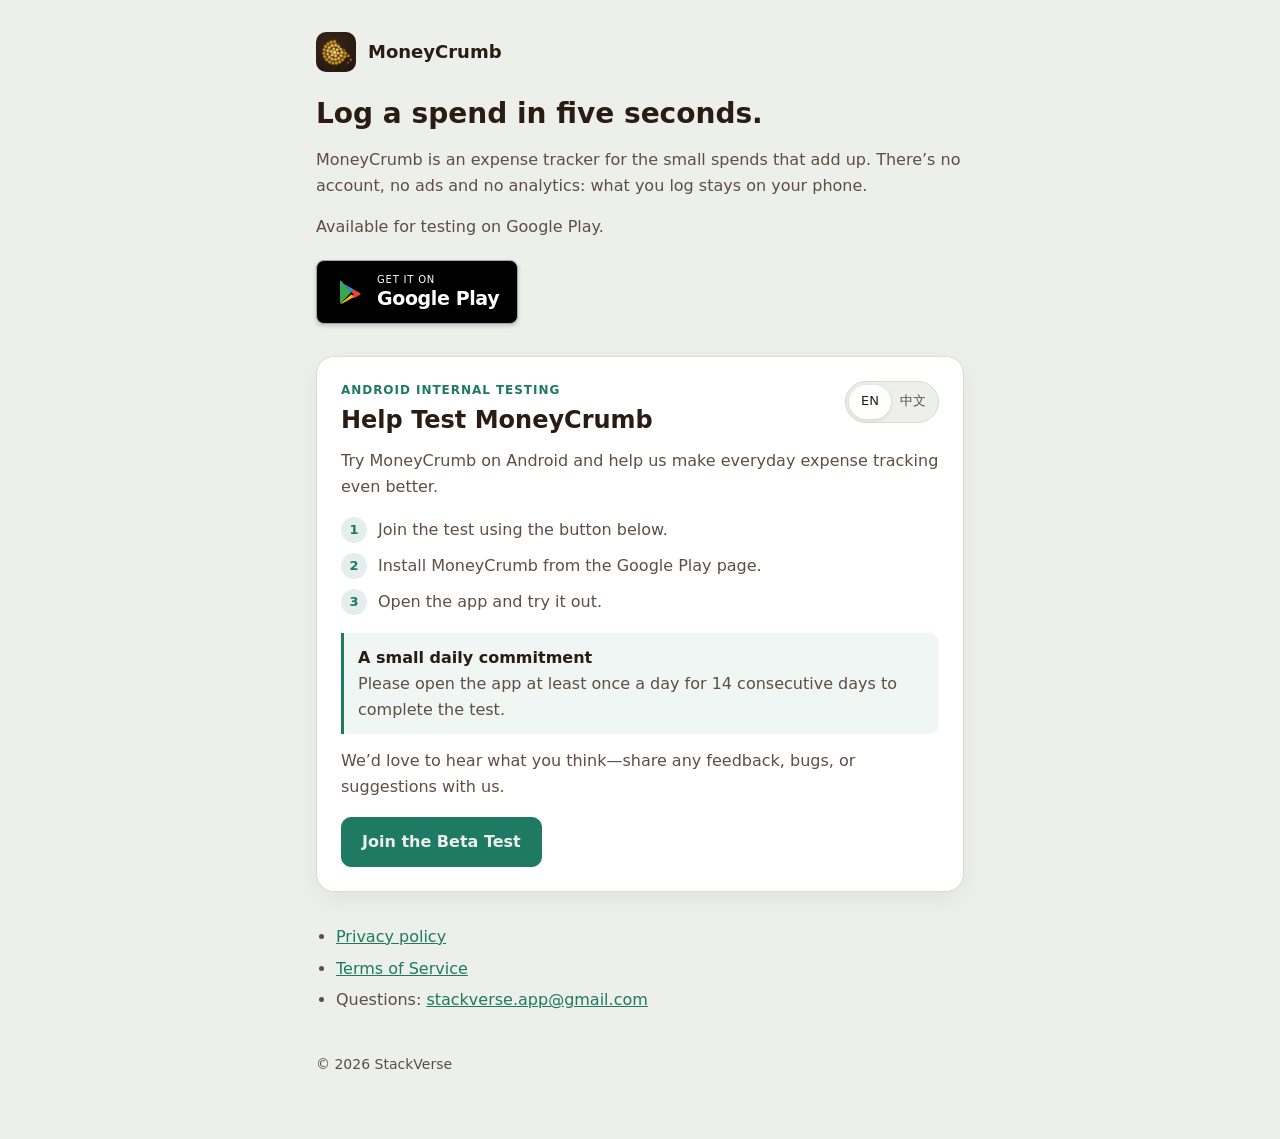
<file: index.html>
<!doctype html>
<html lang="en">
<head>
  <meta charset="utf-8">
  <meta name="viewport" content="width=device-width, initial-scale=1">
  <title>MoneyCrumb</title>
  <meta name="description" content="MoneyCrumb: log a spend in five seconds. Everything stays on your phone.">
  <link rel="icon" href="favicon.png">
  <link rel="stylesheet" href="style.css">
</head>
<body>
  <main>
    <header>
      <img src="favicon.png" alt="">
      <a href="./">MoneyCrumb</a>
    </header>
    <h1>Log a spend in five seconds.</h1>
    <p>MoneyCrumb is an expense tracker for the small spends that add up. There’s no account, no ads and no analytics: what you log stays on your phone.</p>
    <p>Available for testing on Google Play.</p>

    <div class="button-row">
      <a class="google-play-badge" href="https://play.google.com/store/apps/details?id=com.stackverse.moneycrumb" aria-label="Get MoneyCrumb on Google Play">
        <svg class="play-icon" viewBox="0 0 24 24" aria-hidden="true" focusable="false">
          <path d="M4.5 2.8c-.3.3-.5.8-.5 1.4v15.6c0 .6.2 1.1.5 1.4L13.1 12 4.5 2.8Z" fill="#34A853"/>
          <path d="m15.1 14-2-2 2-2 4.8 2.7c.8.5.8 1.1 0 1.6L15.1 17l-2-2 2-1Z" fill="#EA4335"/>
          <path d="M4.5 2.8 13.1 12l2-2-8.5-4.8c-.9-.5-1.6-.7-2.1-.4Z" fill="#4285F4"/>
          <path d="M4.5 21.2c.5.3 1.2.1 2.1-.4l8.5-4.8-2-2-8.6 7.2Z" fill="#FBBC04"/>
        </svg>
        <span class="badge-copy"><span class="badge-eyebrow">GET IT ON</span><span class="badge-title">Google Play</span></span>
      </a>
    </div>

    <section class="beta-card" aria-labelledby="beta-title">
      <div class="beta-heading">
        <div>
          <p class="beta-eyebrow" data-en="ANDROID INTERNAL TESTING" data-zh="安卓内测">ANDROID INTERNAL TESTING</p>
          <h2 id="beta-title" data-en="Help Test MoneyCrumb" data-zh="帮助测试 MoneyCrumb">Help Test MoneyCrumb</h2>
        </div>
        <div class="language-switch" role="group" aria-label="Section language">
          <button type="button" class="language-button is-active" data-language="en" aria-pressed="true">EN</button>
          <button type="button" class="language-button" data-language="zh" aria-pressed="false">中文</button>
        </div>
      </div>
      <p class="beta-intro" data-en="Try MoneyCrumb on Android and help us make everyday expense tracking even better." data-zh="抢先体验 MoneyCrumb 安卓版，帮助我们把日常记账做得更好。">Try MoneyCrumb on Android and help us make everyday expense tracking even better.</p>

      <ol class="beta-steps">
        <li data-en="Join the test using the button below." data-zh="点击下方按钮加入测试。">Join the test using the button below.</li>
        <li data-en="Install MoneyCrumb from the Google Play page." data-zh="在 Google Play 页面安装 MoneyCrumb。">Install MoneyCrumb from the Google Play page.</li>
        <li data-en="Open the app and try it out." data-zh="打开应用并体验各项功能。">Open the app and try it out.</li>
      </ol>

      <p class="beta-notice"><strong data-en="A small daily commitment" data-zh="每日小小的参与">A small daily commitment</strong><br><span data-en="Please open the app at least once a day for 14 consecutive days to complete the test." data-zh="请连续 14 天每天至少打开应用一次，以完成本次测试。">Please open the app at least once a day for 14 consecutive days to complete the test.</span></p>
      <p class="beta-feedback" data-en="We’d love to hear what you think—share any feedback, bugs, or suggestions with us." data-zh="欢迎告诉我们你的想法，也请随时分享反馈、问题或建议。">We’d love to hear what you think—share any feedback, bugs, or suggestions with us.</p>
      <a class="beta-cta" href="https://play.google.com/apps/testing/com.stackverse.moneycrumb" target="_blank" rel="noopener noreferrer" data-en="Join the Beta Test" data-zh="加入内测">Join the Beta Test</a>
    </section>

    <ul>
      <li><a href="privacy.html">Privacy policy</a></li>
      <li><a href="terms">Terms of Service</a></li>
      <li>Questions: <a href="mailto:stackverse.app@gmail.com">stackverse.app@gmail.com</a></li>
    </ul>
    <footer>© 2026 StackVerse</footer>
  </main>
  <script>
    const languageButtons = document.querySelectorAll('.language-button');
    const localizedElements = document.querySelectorAll('[data-en][data-zh]');

    languageButtons.forEach((button) => {
      button.addEventListener('click', () => {
        const language = button.dataset.language;
        localizedElements.forEach((element) => {
          element.textContent = element.dataset[language];
        });
        languageButtons.forEach((item) => {
          const isActive = item === button;
          item.classList.toggle('is-active', isActive);
          item.setAttribute('aria-pressed', String(isActive));
        });
        document.documentElement.lang = language === 'zh' ? 'zh-Hans' : 'en';
      });
    });
  </script>
</body>
</html>
</file>
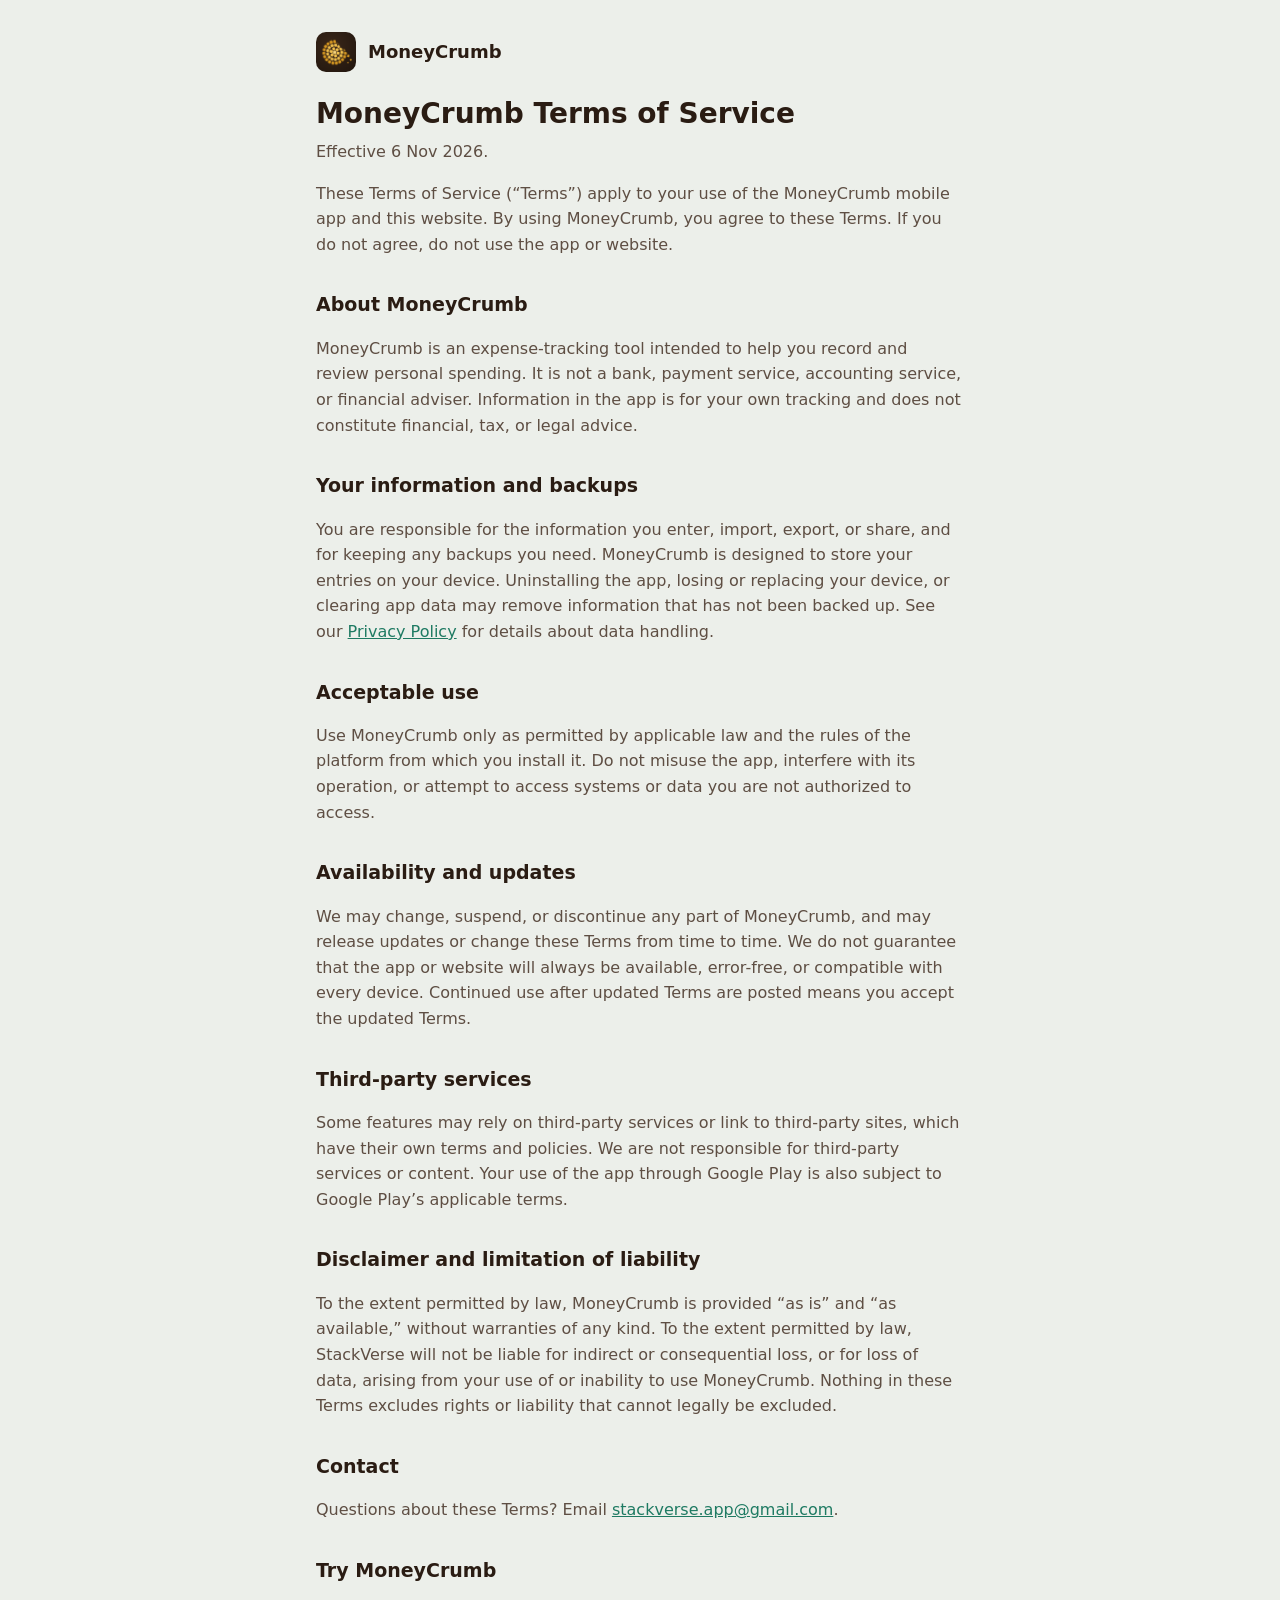
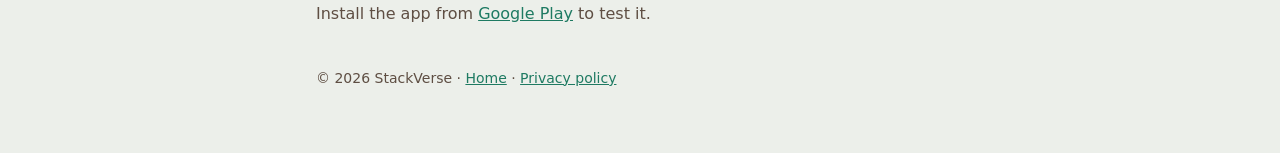
<file: terms/index.html>
<!doctype html>
<html lang="en">
<head>
  <meta charset="utf-8">
  <meta name="viewport" content="width=device-width, initial-scale=1">
  <title>MoneyCrumb Terms of Service</title>
  <meta name="description" content="Terms for using the MoneyCrumb expense-tracking app and website.">
  <link rel="icon" href="../favicon.png">
  <link rel="stylesheet" href="../style.css">
</head>
<body>
  <main>
    <header>
      <img src="../favicon.png" alt="">
      <a href="../">MoneyCrumb</a>
    </header>
    <h1>MoneyCrumb Terms of Service</h1>
    <p class="meta">Effective 6 Nov 2026.</p>

    <p>These Terms of Service (“Terms”) apply to your use of the MoneyCrumb mobile app and this website. By using MoneyCrumb, you agree to these Terms. If you do not agree, do not use the app or website.</p>

    <h2>About MoneyCrumb</h2>
    <p>MoneyCrumb is an expense-tracking tool intended to help you record and review personal spending. It is not a bank, payment service, accounting service, or financial adviser. Information in the app is for your own tracking and does not constitute financial, tax, or legal advice.</p>

    <h2>Your information and backups</h2>
    <p>You are responsible for the information you enter, import, export, or share, and for keeping any backups you need. MoneyCrumb is designed to store your entries on your device. Uninstalling the app, losing or replacing your device, or clearing app data may remove information that has not been backed up. See our <a href="../privacy.html">Privacy Policy</a> for details about data handling.</p>

    <h2>Acceptable use</h2>
    <p>Use MoneyCrumb only as permitted by applicable law and the rules of the platform from which you install it. Do not misuse the app, interfere with its operation, or attempt to access systems or data you are not authorized to access.</p>

    <h2>Availability and updates</h2>
    <p>We may change, suspend, or discontinue any part of MoneyCrumb, and may release updates or change these Terms from time to time. We do not guarantee that the app or website will always be available, error-free, or compatible with every device. Continued use after updated Terms are posted means you accept the updated Terms.</p>

    <h2>Third-party services</h2>
    <p>Some features may rely on third-party services or link to third-party sites, which have their own terms and policies. We are not responsible for third-party services or content. Your use of the app through Google Play is also subject to Google Play’s applicable terms.</p>

    <h2>Disclaimer and limitation of liability</h2>
    <p>To the extent permitted by law, MoneyCrumb is provided “as is” and “as available,” without warranties of any kind. To the extent permitted by law, StackVerse will not be liable for indirect or consequential loss, or for loss of data, arising from your use of or inability to use MoneyCrumb. Nothing in these Terms excludes rights or liability that cannot legally be excluded.</p>

    <h2>Contact</h2>
    <p>Questions about these Terms? Email <a href="mailto:stackverse.app@gmail.com">stackverse.app@gmail.com</a>.</p>

    <h2>Try MoneyCrumb</h2>
    <p>Install the app from <a href="https://play.google.com/store/apps/details?id=com.stackverse.moneycrumb">Google Play</a> to test it.</p>

    <footer>© 2026 StackVerse · <a href="../">Home</a> · <a href="../privacy.html">Privacy policy</a></footer>
  </main>
</body>
</html>
</file>
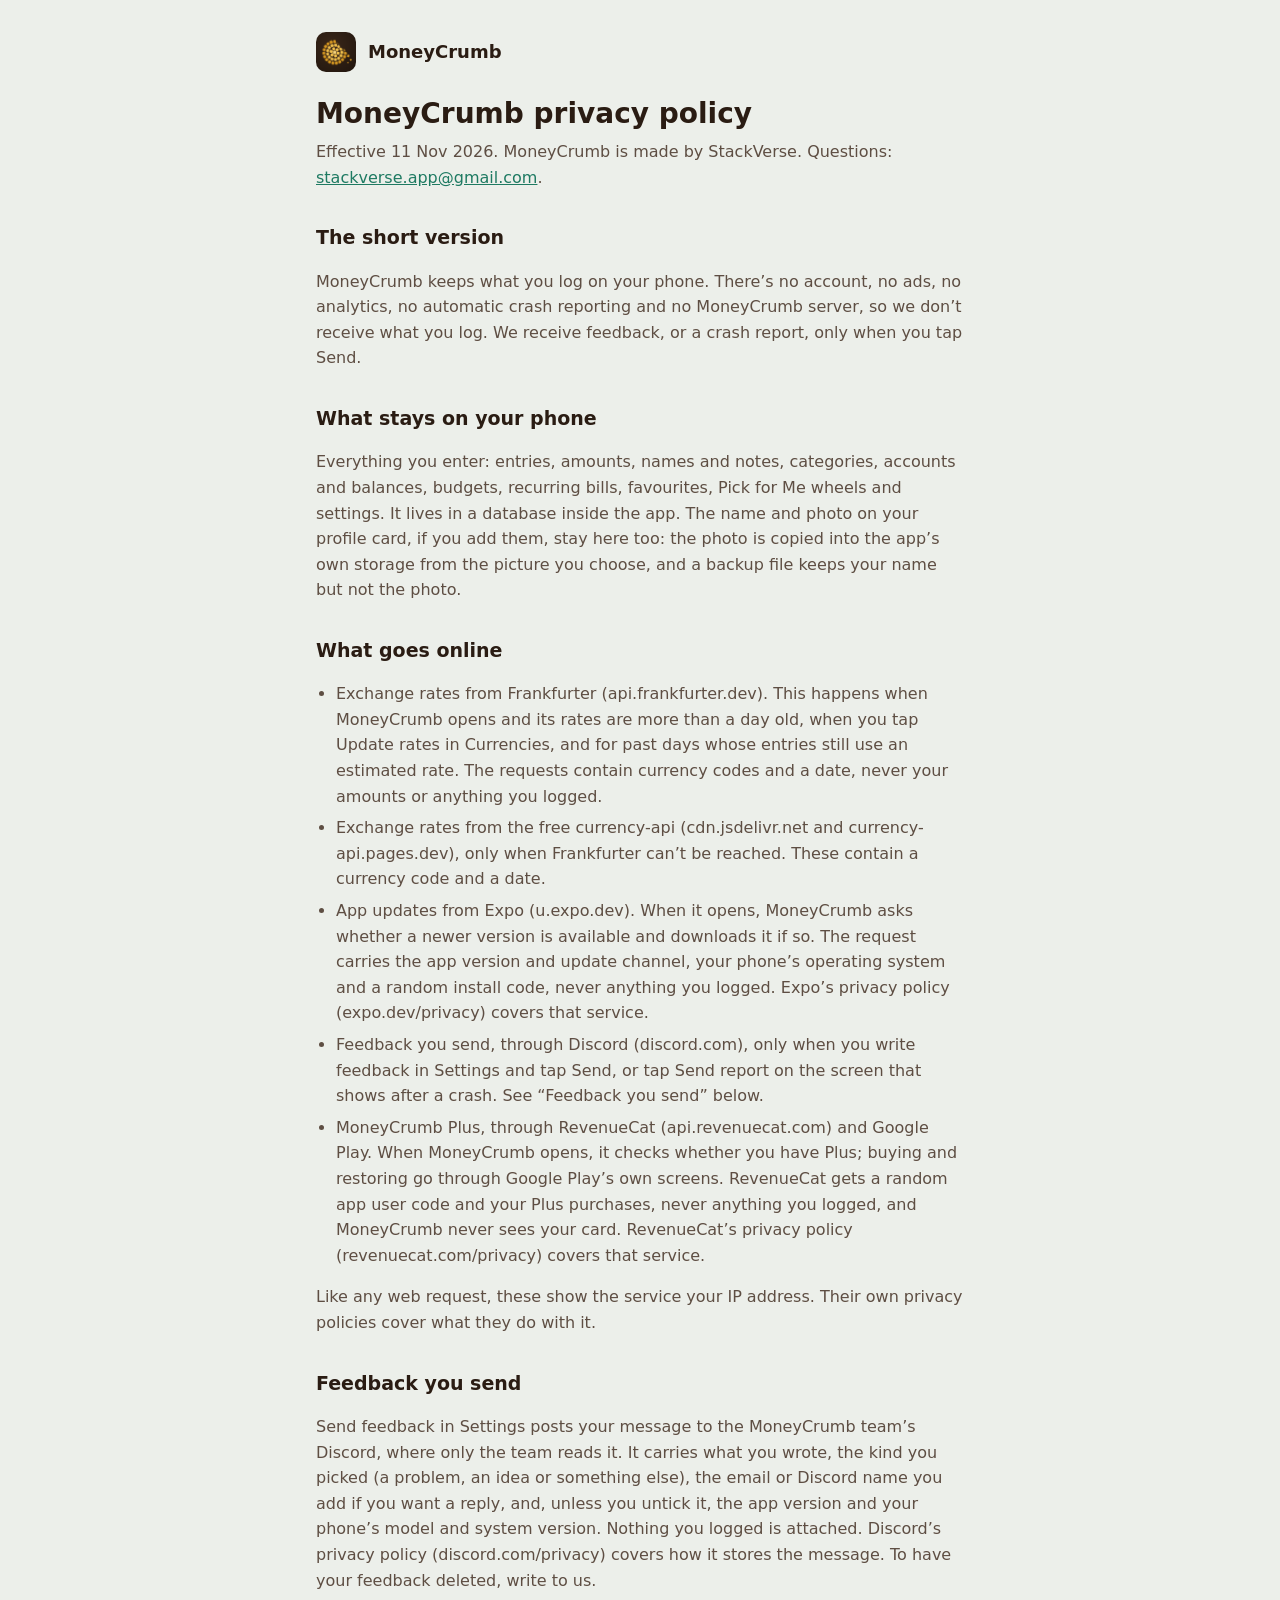
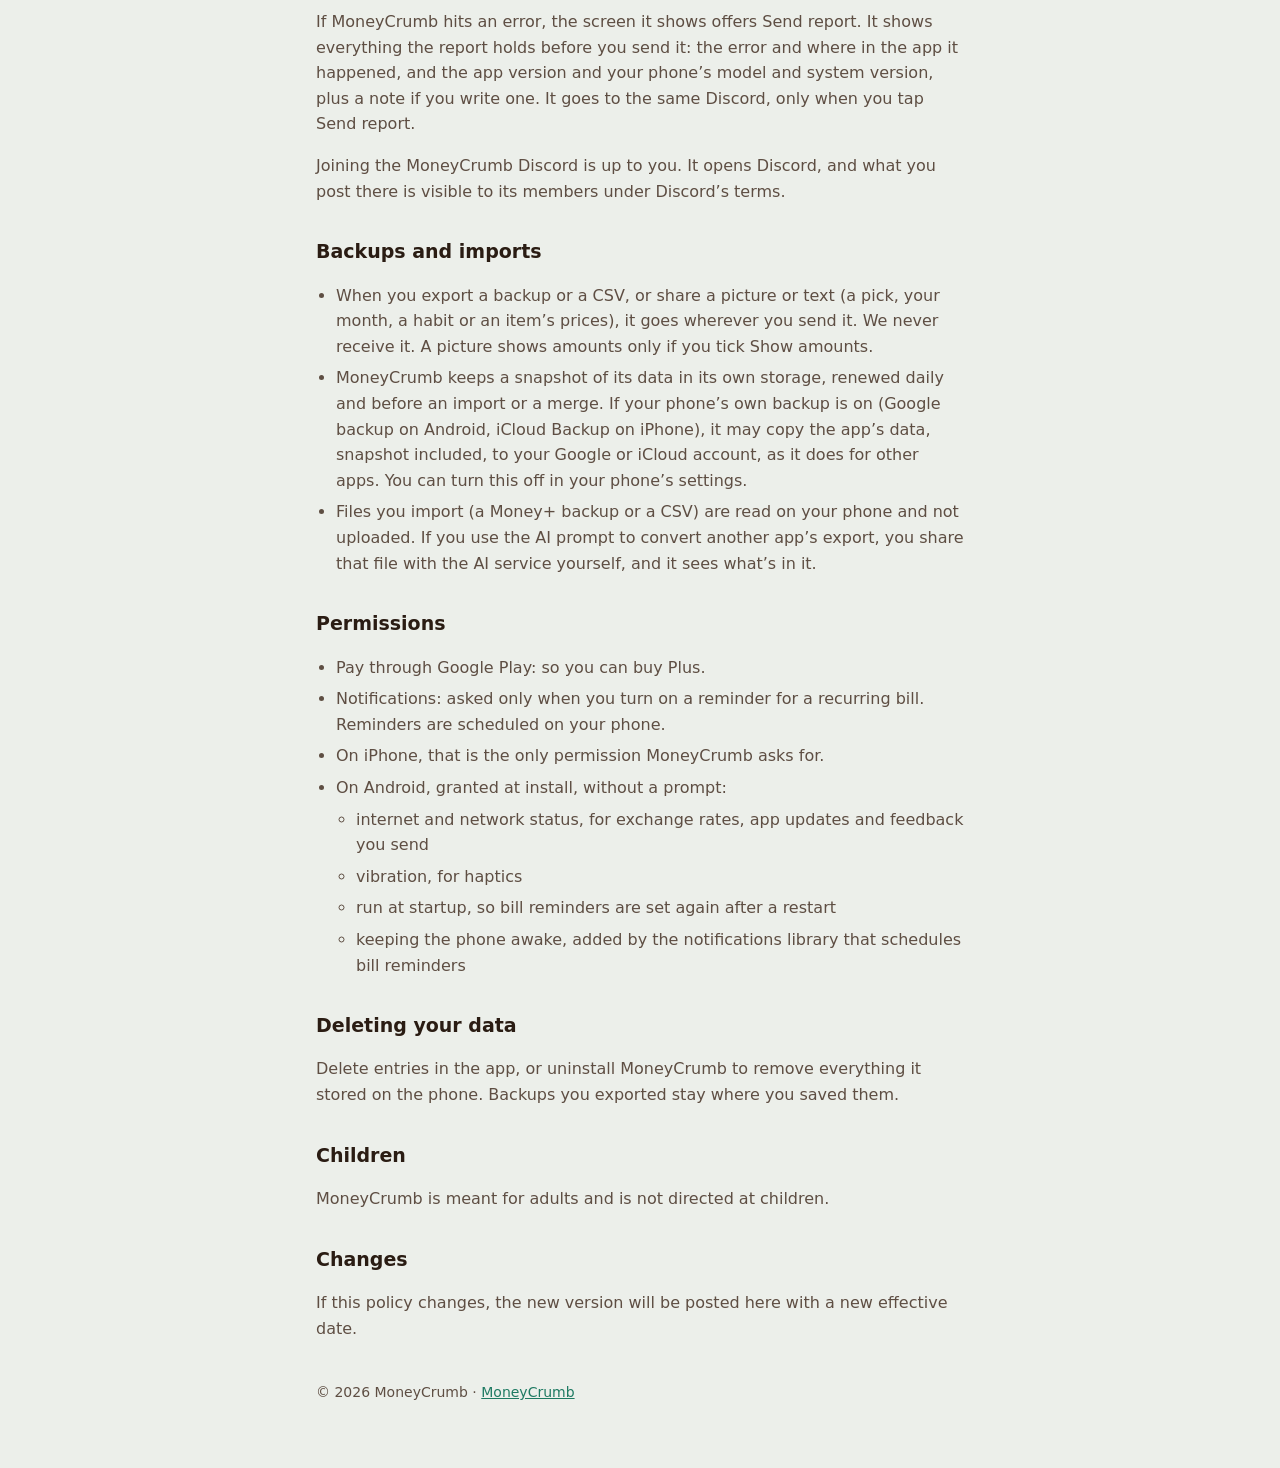
<file: privacy.html>
<!doctype html>
<html lang="en">
<head>
  <meta charset="utf-8">
  <meta name="viewport" content="width=device-width, initial-scale=1">
  <title>MoneyCrumb privacy policy</title>
  <meta name="description" content="How MoneyCrumb handles your data: what stays on your phone, and the few things that go online.">
  <link rel="icon" href="favicon.png">
  <link rel="stylesheet" href="style.css">
</head>
<body>
  <main>
    <header>
      <img src="favicon.png" alt="">
      <a href="./">MoneyCrumb</a>
    </header>
    <h1>MoneyCrumb privacy policy</h1>
    <p class="meta">Effective 11 Nov 2026. MoneyCrumb is made by StackVerse. Questions: <a href="mailto:stackverse.app@gmail.com">stackverse.app@gmail.com</a>.</p>

    <h2>The short version</h2>
    <p>MoneyCrumb keeps what you log on your phone. There’s no account, no ads, no analytics, no automatic crash reporting and no MoneyCrumb server, so we don’t receive what you log. We receive feedback, or a crash report, only when you tap Send.</p>

    <h2>What stays on your phone</h2>
    <p>Everything you enter: entries, amounts, names and notes, categories, accounts and balances, budgets, recurring bills, favourites, Pick for Me wheels and settings. It lives in a database inside the app. The name and photo on your profile card, if you add them, stay here too: the photo is copied into the app’s own storage from the picture you choose, and a backup file keeps your name but not the photo.</p>

    <h2>What goes online</h2>
    <ul>
      <li>Exchange rates from Frankfurter (api.frankfurter.dev). This happens when MoneyCrumb opens and its rates are more than a day old, when you tap Update rates in Currencies, and for past days whose entries still use an estimated rate. The requests contain currency codes and a date, never your amounts or anything you logged.</li>
      <li>Exchange rates from the free currency-api (cdn.jsdelivr.net and currency-api.pages.dev), only when Frankfurter can’t be reached. These contain a currency code and a date.</li>
      <li>App updates from Expo (u.expo.dev). When it opens, MoneyCrumb asks whether a newer version is available and downloads it if so. The request carries the app version and update channel, your phone’s operating system and a random install code, never anything you logged. Expo’s privacy policy (expo.dev/privacy) covers that service.</li>
      <li>Feedback you send, through Discord (discord.com), only when you write feedback in Settings and tap Send, or tap Send report on the screen that shows after a crash. See “Feedback you send” below.</li>
      <li>MoneyCrumb Plus, through RevenueCat (api.revenuecat.com) and Google Play. When MoneyCrumb opens, it checks whether you have Plus; buying and restoring go through Google Play’s own screens. RevenueCat gets a random app user code and your Plus purchases, never anything you logged, and MoneyCrumb never sees your card. RevenueCat’s privacy policy (revenuecat.com/privacy) covers that service.</li>
    </ul>
    <p>Like any web request, these show the service your IP address. Their own privacy policies cover what they do with it.</p>

    <h2>Feedback you send</h2>
    <p>Send feedback in Settings posts your message to the MoneyCrumb team’s Discord, where only the team reads it. It carries what you wrote, the kind you picked (a problem, an idea or something else), the email or Discord name you add if you want a reply, and, unless you untick it, the app version and your phone’s model and system version. Nothing you logged is attached. Discord’s privacy policy (discord.com/privacy) covers how it stores the message. To have your feedback deleted, write to us.</p>
    <p>If MoneyCrumb hits an error, the screen it shows offers Send report. It shows everything the report holds before you send it: the error and where in the app it happened, and the app version and your phone’s model and system version, plus a note if you write one. It goes to the same Discord, only when you tap Send report.</p>
    <p>Joining the MoneyCrumb Discord is up to you. It opens Discord, and what you post there is visible to its members under Discord’s terms.</p>

    <h2>Backups and imports</h2>
    <ul>
      <li>When you export a backup or a CSV, or share a picture or text (a pick, your month, a habit or an item’s prices), it goes wherever you send it. We never receive it. A picture shows amounts only if you tick Show amounts.</li>
      <li>MoneyCrumb keeps a snapshot of its data in its own storage, renewed daily and before an import or a merge. If your phone’s own backup is on (Google backup on Android, iCloud Backup on iPhone), it may copy the app’s data, snapshot included, to your Google or iCloud account, as it does for other apps. You can turn this off in your phone’s settings.</li>
      <li>Files you import (a Money+ backup or a CSV) are read on your phone and not uploaded. If you use the AI prompt to convert another app’s export, you share that file with the AI service yourself, and it sees what’s in it.</li>
    </ul>

    <h2>Permissions</h2>
    <ul>
      <li>Pay through Google Play: so you can buy Plus.</li>
      <li>Notifications: asked only when you turn on a reminder for a recurring bill. Reminders are scheduled on your phone.</li>
      <li>On iPhone, that is the only permission MoneyCrumb asks for.</li>
      <li>On Android, granted at install, without a prompt:
        <ul>
          <li>internet and network status, for exchange rates, app updates and feedback you send</li>
          <li>vibration, for haptics</li>
          <li>run at startup, so bill reminders are set again after a restart</li>
          <li>keeping the phone awake, added by the notifications library that schedules bill reminders</li>
        </ul>
      </li>
    </ul>

    <h2>Deleting your data</h2>
    <p>Delete entries in the app, or uninstall MoneyCrumb to remove everything it stored on the phone. Backups you exported stay where you saved them.</p>

    <h2>Children</h2>
    <p>MoneyCrumb is meant for adults and is not directed at children.</p>

    <h2>Changes</h2>
    <p>If this policy changes, the new version will be posted here with a new effective date.</p>

    <footer>© 2026 MoneyCrumb · <a href="./">MoneyCrumb</a></footer>
  </main>
</body>
</html>
</file>
<file: style.css>
:root {
  --page: #ecefea;
  --card: #ffffff;
  --border: #d9dbd3;
  --ink: #2a1c13;
  --sub: #5e4e43;
  --accent: #1e7a62;
  color-scheme: light;
}
@media (prefers-color-scheme: dark) {
  :root {
    --page: #110c22;
    --card: #1a1433;
    --border: #2e2552;
    --ink: #f6f2ff;
    --sub: #b7aed8;
    --accent: #fff0c2;
    color-scheme: dark;
  }
}
* { box-sizing: border-box; }
body {
  margin: 0;
  background: var(--page);
  color: var(--ink);
  font: 16px/1.6 system-ui, -apple-system, 'Segoe UI', Roboto, sans-serif;
}
main {
  max-width: 680px;
  margin: 0 auto;
  padding: 32px 16px 64px;
}
header { display: flex; align-items: center; gap: 12px; margin-bottom: 24px; }
header img { width: 40px; height: 40px; border-radius: 10px; }
header a { color: var(--ink); text-decoration: none; font-weight: 700; font-size: 18px; }
h1 { font-size: 28px; line-height: 1.25; margin: 0 0 8px; }
h2 { font-size: 19px; margin: 32px 0 8px; }
p, li { color: var(--sub); }
strong { color: var(--ink); }
ul { padding-left: 20px; }
li { margin: 6px 0; }
a { color: var(--accent); }
.meta { margin-top: 0; }
.card {
  background: var(--card);
  border: 1px solid var(--border);
  border-radius: 16px;
  padding: 4px 20px 12px;
}
.button-row {
  display: flex;
  flex-wrap: wrap;
  gap: 12px;
  margin: 20px 0 28px;
}
.google-play-badge {
  display: inline-flex;
  align-items: center;
  gap: 12px;
  min-height: 64px;
  padding: 8px 18px;
  border: 1px solid #a6a6a6;
  border-radius: 8px;
  background: #000;
  color: #fff;
  text-decoration: none;
  box-shadow: 0 2px 4px rgb(0 0 0 / 18%);
  transition: box-shadow 0.15s ease, transform 0.15s ease;
}
.google-play-badge:hover {
  color: #fff;
  box-shadow: 0 4px 10px rgb(0 0 0 / 22%);
  transform: translateY(-1px);
}
.google-play-badge:focus-visible {
  outline: 3px solid var(--accent);
  outline-offset: 3px;
}
.play-icon { display: block; width: 30px; height: 30px; flex: none; }
.badge-copy { display: flex; flex-direction: column; line-height: 1.15; }
.badge-eyebrow { font-size: 10px; letter-spacing: 0.08em; }
.badge-title { margin-top: 3px; font-size: 19px; font-weight: 600; letter-spacing: -0.02em; }
footer { margin-top: 40px; font-size: 14px; color: var(--sub); }

.beta-card {
  margin: 32px 0;
  padding: 24px;
  border: 1px solid var(--border);
  border-radius: 18px;
  background: var(--card);
  box-shadow: 0 8px 24px rgb(42 28 19 / 5%);
}
.beta-heading {
  display: flex;
  align-items: flex-start;
  justify-content: space-between;
  gap: 16px;
}
.beta-eyebrow {
  margin: 0 0 5px;
  color: var(--accent);
  font-size: 12px;
  font-weight: 700;
  letter-spacing: 0.08em;
}
.beta-card h2 {
  margin: 0;
  font-size: 24px;
  line-height: 1.3;
}
.language-switch {
  display: inline-flex;
  flex: none;
  padding: 3px;
  border: 1px solid var(--border);
  border-radius: 999px;
  background: var(--page);
}
.language-button {
  min-width: 42px;
  min-height: 34px;
  padding: 4px 9px;
  border: 0;
  border-radius: 999px;
  background: transparent;
  color: var(--sub);
  font: inherit;
  font-size: 13px;
  cursor: pointer;
}
.language-button.is-active {
  background: var(--card);
  color: var(--ink);
  box-shadow: 0 1px 4px rgb(0 0 0 / 12%);
}
.language-button:focus-visible,
.beta-cta:focus-visible {
  outline: 3px solid var(--accent);
  outline-offset: 3px;
}
.beta-intro { margin: 12px 0 18px; }
.beta-steps {
  display: grid;
  gap: 10px;
  margin: 0 0 18px;
  padding: 0;
  list-style: none;
  counter-reset: beta-step;
}
.beta-steps li {
  display: flex;
  align-items: flex-start;
  gap: 11px;
  margin: 0;
  counter-increment: beta-step;
}
.beta-steps li::before {
  display: grid;
  width: 26px;
  height: 26px;
  flex: none;
  place-items: center;
  border-radius: 50%;
  background: color-mix(in srgb, var(--accent) 12%, var(--card));
  color: var(--accent);
  content: counter(beta-step);
  font-size: 13px;
  font-weight: 700;
}
.beta-notice {
  margin: 0 0 14px;
  padding: 12px 14px;
  border-left: 3px solid var(--accent);
  border-radius: 0 10px 10px 0;
  background: color-mix(in srgb, var(--accent) 7%, var(--card));
}
.beta-feedback { margin: 0 0 18px; }
.beta-cta {
  display: inline-flex;
  min-height: 48px;
  align-items: center;
  justify-content: center;
  padding: 11px 20px;
  border: 1px solid var(--accent);
  border-radius: 10px;
  background: var(--accent);
  color: var(--page);
  font-weight: 700;
  text-align: center;
  text-decoration: none;
  transition: filter 0.15s ease, transform 0.15s ease;
}
.beta-cta:hover { filter: brightness(0.92); transform: translateY(-1px); }
.beta-cta:active { transform: translateY(0); }

@media (max-width: 480px) {
  .beta-card { padding: 20px 16px; }
  .beta-card h2 { font-size: 22px; }
  .beta-heading { gap: 10px; }
  .beta-cta { width: 100%; }
}
@media (prefers-reduced-motion: reduce) {
  .beta-cta { transition: none; }
}
</file>
